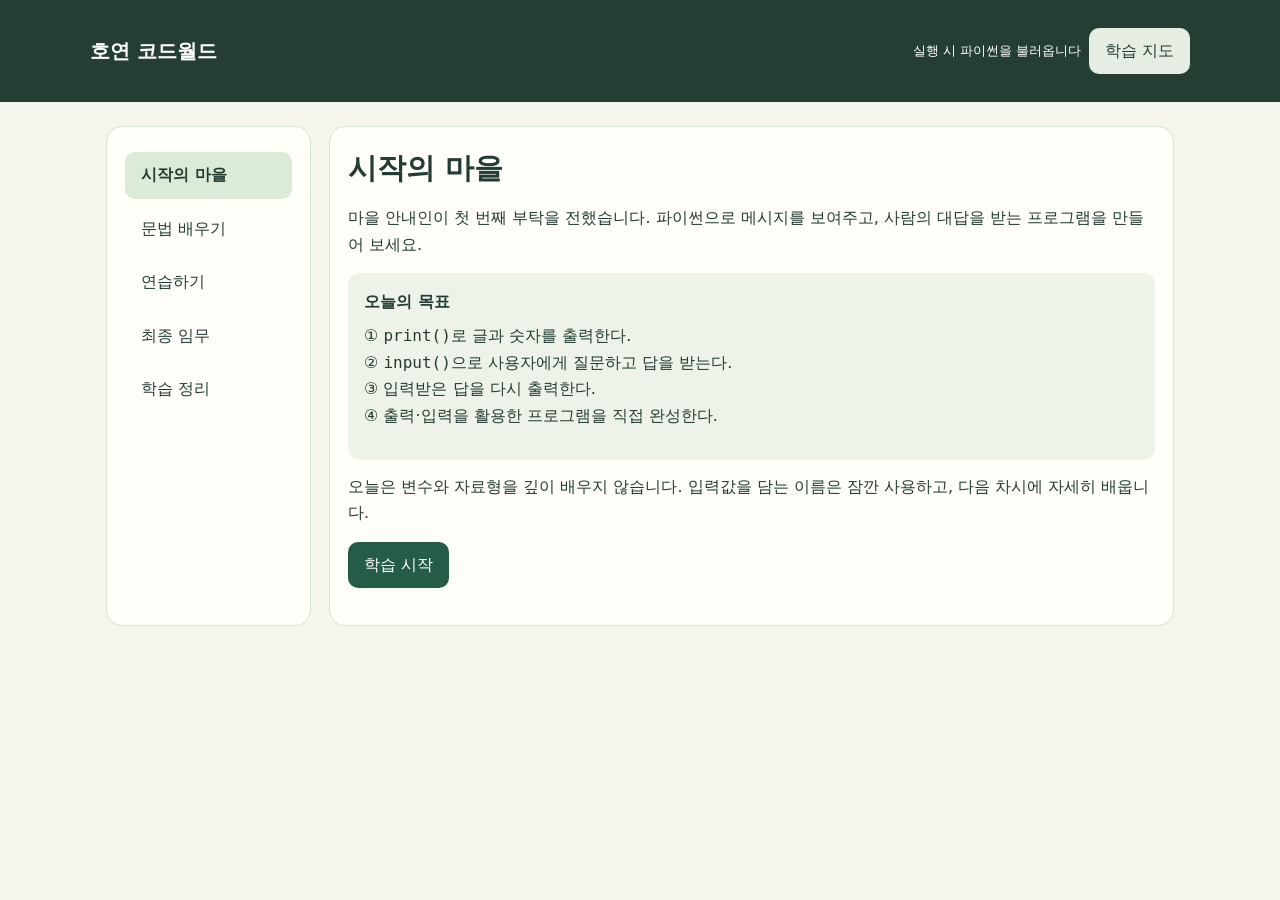
<file: site/lesson01/index.html>
<!doctype html><html lang="ko"><head><meta charset="utf-8"><meta name="viewport" content="width=device-width,initial-scale=1"><title>호연 코드월드 — 시작의 마을</title><style>
:root{--ink:#233d35;--muted:#61746a;--line:#d8e2d5;--bg:#f5f5ed;--card:#fffef9;--green:#245c48}*{box-sizing:border-box}body{margin:0;background:var(--bg);color:var(--ink);font:16px/1.65 system-ui,'Malgun Gothic',sans-serif}button,input,textarea{font:inherit}button{cursor:pointer;border:0;border-radius:10px;padding:10px 16px;background:var(--green);color:white}button.secondary{background:#e6eee3;color:var(--ink)}button:disabled{opacity:.5}header{background:#243e34;color:#fff;padding:16px max(20px,calc((100vw - 1100px)/2));display:flex;justify-content:space-between;align-items:center;gap:12px}header strong{font-size:20px}.layout{max-width:1100px;margin:24px auto;padding:0 16px;display:grid;grid-template-columns:205px minmax(0,1fr);gap:18px}nav,.panel{background:var(--card);border:1px solid var(--line);border-radius:16px;padding:18px}nav button{display:block;width:100%;text-align:left;margin:7px 0;background:transparent;color:var(--ink)}nav button.active{background:#dcead8;font-weight:bold}.panel{display:none;min-height:500px}.panel.active{display:block}h1{font-size:29px;margin:0 0 12px}h2{font-size:23px;margin:0 0 10px}h3{font-size:18px;margin:20px 0 8px}p{margin:8px 0 15px}.muted{color:var(--muted)}.box{background:#edf3e9;border-radius:12px;padding:16px;margin:14px 0}.row{display:flex;gap:8px;align-items:center;flex-wrap:wrap;margin:12px 0}.tabs{display:flex;gap:8px;flex-wrap:wrap;margin:16px 0}.tabs button{background:#e8eee5;color:var(--ink)}.tabs button.sel{background:var(--green);color:#fff}.editor{width:100%;height:205px;border:1px solid #b7c9ba;border-radius:12px;padding:16px;background:#192a26;color:#efffea;font:15px/1.65 Consolas,monospace;resize:vertical;tab-size:4}.output{white-space:pre-wrap;min-height:60px;background:#f0f2ed;border-radius:10px;padding:13px;font:14px/1.6 Consolas,monospace;overflow-wrap:anywhere}.code{white-space:pre-wrap;background:#233d35;color:#f1ffed;padding:15px;border-radius:10px;font:14px/1.6 Consolas,monospace}.task{border-left:4px solid #80a48b;padding:8px 15px;background:#f0f5eb;border-radius:4px}.modal{position:fixed;inset:0;background:#132b24bb;display:none;align-items:center;justify-content:center;padding:18px;z-index:10}.modal.show{display:flex}.dialog{background:#fffef9;border-radius:16px;padding:24px;max-width:650px;width:100%;max-height:90vh;overflow:auto}.dialog input{width:100%;padding:12px;border:1px solid #aebeb0;border-radius:9px;margin:8px 0}.choice{border:1px solid var(--line);padding:12px;border-radius:10px;cursor:pointer;margin:8px 0}.choice.sel{border:2px solid #317457;background:#eff6ea}small{color:var(--muted)}@media(max-width:700px){.layout{grid-template-columns:1fr;margin:12px auto}nav{display:flex;overflow:auto;padding:8px}nav button{min-width:max-content}header{padding:12px}h1{font-size:24px}}
.terminal{background:#e9eee8;padding:16px;border-radius:12px;white-space:pre-wrap;font:15px/1.75 Consolas,monospace;min-height:56px}.terminal .typed{color:#176b9b;font-weight:700}.terminal .prompt{color:#34574a}.status{padding:10px 14px;background:#edf5e8;border-radius:10px;margin:10px 0}.highlight{color:#0d6a8a;font-weight:800;background:#e4f4fa;border-radius:4px;padding:0 3px}.example{background:#f2f5ed;border:1px solid #d6e2d3;border-radius:12px;padding:14px;margin:15px 0}.example h3{margin:0 0 8px}.note{color:#586f63;font-size:14px}.target{background:#eaf2ea;border-radius:12px;padding:14px;margin:12px 0}.target h3{margin-top:0}.terminal .typed:after{content:"  ← 입력한 값";font:11px system-ui;color:#668396}#missionOutput,#learnOutput,#practiceOutput{min-height:72px}textarea.editor{height:215px}.error{color:#9a3028;font-weight:600}.choice.sel{background:#e7f2e7} .chip{display:inline-block;background:#e4eee1;padding:2px 9px;border-radius:7px;margin:3px;font-size:13px}@media(max-width:700px){.terminal{font-size:13px}} </style></head><body>
<header><strong>호연 코드월드</strong><div class="row"><span id="runtime" style="font-size:13px">파이썬 실행 준비</span><button class="secondary" onclick="openGuide()">학습 지도</button></div></header>
<div class="layout"><nav id="nav"><button data-page="home" class="active">시작의 마을</button><button data-page="learn">문법 배우기</button><button data-page="practice">연습하기</button><button data-page="mission">최종 임무</button><button data-page="review">학습 정리</button></nav><main>
<section id="home" class="panel active"><h1>시작의 마을</h1><p>마을 안내인이 첫 번째 부탁을 전했습니다. 파이썬으로 메시지를 보여주고, 사람의 대답을 받는 프로그램을 만들어 보세요.</p><div class="box"><b>오늘의 목표</b><p>① <code>print()</code>로 글과 숫자를 출력한다.<br>② <code>input()</code>으로 사용자에게 질문하고 답을 받는다.<br>③ 입력받은 답을 다시 출력한다.<br>④ 출력·입력을 활용한 프로그램을 직접 완성한다.</p></div><p>오늘은 변수와 자료형을 깊이 배우지 않습니다. 입력값을 담는 이름은 잠깐 사용하고, 다음 차시에 자세히 배웁니다.</p><button onclick="go('learn')">학습 시작</button></section>
<section id="learn" class="panel"><h2>문법 배우기</h2><div id="lessonTabs" class="tabs"></div><div id="lessonText"></div><h3>직접 실행해 보기</h3><textarea id="learnCode" class="editor" spellcheck="false"></textarea><div class="row"><button onclick="runArea('learn')">실행</button><button class="secondary" onclick="resetArea('learn')">예제 되돌리기</button></div><h3>출력 화면</h3><div id="learnOutput" class="output">실행 결과가 여기에 표시됩니다.</div></section>
<section id="practice" class="panel"><h2>단계별 연습</h2><p class="muted">결과를 예상하고, 빈칸을 채우고, 오류를 수정한 다음 직접 작성해 보세요.</p><div id="practiceTabs" class="tabs"></div><div id="practiceText" class="task"></div><textarea id="practiceCode" class="editor" spellcheck="false"></textarea><div class="row"><button onclick="runArea('practice')">실행하고 확인</button><button class="secondary" onclick="showHint('practice')">도움말</button><button class="secondary" onclick="resetArea('practice')">다시 시작</button></div><div id="practiceFeedback" class="box" style="display:none"></div><div id="practiceHint" class="box" style="display:none"></div><h3>출력 화면</h3><div id="practiceOutput" class="output">실행 결과가 여기에 표시됩니다.</div></section>
<section id="mission" class="panel"><h2>최종 임무</h2><p>세 가지 중 하나를 선택해 실제로 작동하는 프로그램을 완성하세요.</p><div id="missionChoices"></div><div id="targetExample"></div><h3>난이도</h3><div id="difficultyTabs" class="tabs"></div><div id="missionText" class="task"></div><h3>코드 작성</h3><textarea id="missionCode" class="editor" spellcheck="false"></textarea><div class="row"><button onclick="runArea('mission')">실행</button><button onclick="checkMission()">자동 검사</button><button class="secondary" onclick="showHint('mission')">도움말</button><button class="secondary" onclick="resetArea('mission')">다시 시작</button></div><div id="missionFeedback" class="box" style="display:none"></div><div id="missionHint" class="box" style="display:none"></div><h3>출력 화면</h3><div id="missionOutput" class="output">직접 실행한 뒤 자동 검사를 진행하세요.</div><div class="row"><button id="submit" disabled onclick="submitMission()">최종 제출</button><span id="submitStatus"></span></div></section>
<section id="review" class="panel"><h2>학습 정리</h2><div id="reviewText"></div><div class="box"><b>핵심 표현</b><div class="code">print("안녕하세요!")&#10;name = input("이름을 입력하세요: ")&#10;print("반가워요,", name)</div></div><p>오늘은 출력과 입력을 배웠습니다. 다음 차시에는 입력한 내용을 저장하는 변수와 자료형을 배웁니다.</p><button onclick="go('mission')">최종 임무로 돌아가기</button></section>
</main></div>
<div id="inputModal" class="modal" role="dialog" aria-modal="true"><div class="dialog"><h2>프로그램 입력</h2><p id="inputDescription">프로그램이 입력을 기다리고 있습니다.</p><label id="inputLabel" for="inputValue">입력값</label><input id="inputValue" autocomplete="off"><div class="row"><button id="inputConfirm">입력하고 계속</button><button class="secondary" id="inputCancel">실행 취소</button></div><small>입력값은 실행 중인 프로그램에 전달됩니다.</small></div></div>
<div id="guideModal" class="modal" role="dialog" aria-modal="true"><div class="dialog"><div class="row" style="justify-content:space-between"><h2>오늘의 학습 지도</h2><button class="secondary" onclick="closeGuide()">닫기</button></div><div id="guideText"></div></div></div>
<script>
const $=id=>document.getElementById(id);
const lessons=[
{title:'출력하기',desc:'<span class="highlight">print()</span>는 화면에 내용을 보여주는 명령입니다.<br><b>문자</b>는 <span class="highlight">큰따옴표(" ") 또는 작은따옴표(&#39; &#39;)</span>로 감싸고, <b>숫자</b>는 따옴표 없이 출력해요.',code:'print("안녕하세요!")\nprint(100)',tip:'글을 따옴표로 감싸지 않으면 이름으로 인식해 오류가 날 수 있어요.'},
{title:'여러 값 출력하기',desc:'쉼표 <span class="highlight">,</span>로 구분하면 여러 값을 출력하며 <b>공백</b>이 생겨요.<br>문자열 사이에 <span class="highlight">+</span>를 쓰면 <b>공백 없이 연결</b>돼요.',code:'print("안녕", "친구")\nprint("안녕" + "친구")\nprint("레벨:", 3)',tip:'문자열과 숫자를 +로 바로 연결하면 오류가 나요. 이번 시간에는 문자끼리만 +로 연결해요.'},
{title:'입력받기',desc:'<span class="highlight">input()</span>은 질문을 보여주고 답을 받는 명령이에요. 입력한 내용을 나중에 사용하려면 이름에 잠깐 담아 둡니다.',code:'name = input("이름: ")\nprint("안녕,", name)',tip:'name은 입력한 답을 기억하는 이름이에요. 변수는 다음 시간에 자세히 배워요.'},
{title:'입력값 활용하기',desc:'<span class="highlight">input()</span>으로 받은 값을 <span class="highlight">print()</span>에서 사용할 수 있어요. 질문을 두 번 하면 서로 다른 답을 받을 수도 있죠.',code:'name = input("이름: ")\njob = input("직업: ")\nprint(name + "님, 환영합니다!")\nprint("직업:", job)',tip:'입력창에 답을 입력하면 출력 화면에서 질문·입력값·출력 결과를 구분해 볼 수 있어요.'}
];
const practices=[
{title:'출력 확인하기',desc:'예제를 실행하여 <b>문자</b>와 <b>숫자</b>가 어떻게 출력되는지 살펴보세요.',code:'print("시작의 마을")\nprint(100)',tests:[{inputs:[],output:'시작의 마을\n100'}],hint:['문자는 따옴표로 감싸고 숫자는 따옴표 없이 쓸 수 있어요.'],observe:true},
{title:'쉼표와 더하기 비교',desc:'예제를 실행하여 <b>쉼표(,)</b>와 <b>더하기(+)</b>의 공백 차이를 살펴보세요.',code:'print("안녕", "친구")\nprint("안녕" + "친구")',tests:[{inputs:[],output:'안녕 친구\n안녕친구'}],hint:['쉼표는 공백을 넣지만 문자열 +는 공백 없이 이어 붙여요.'],observe:true},
{title:'따옴표 오류 찾기',desc:'코드에서 <b>따옴표 오류</b>를 수정해 「마을에 도착했습니다!」를 출력하세요.',code:'print("마을에 도착했습니다!)',tests:[{inputs:[],output:'마을에 도착했습니다!'}],hint:['글의 시작과 끝에 같은 종류의 따옴표가 필요해요.']},
{title:'출력 코드 완성하기',desc:'「안녕하세요, 모험가님!」이 정확하게 출력되도록 빈칸을 채워 보세요.',code:'print(           )',tests:[{inputs:[],output:'안녕하세요, 모험가님!'}],hint:['print() 안에 출력할 문장을 따옴표로 감싸서 넣어 보세요.']},
{title:'이름 오류 수정하기',desc:'입력한 이름으로 「반가워요, 하늘」처럼 출력되도록 <b>잘못된 이름</b>을 수정하세요.',code:'name = input("이름: ")\nprint("반가워요,", nmae)',tests:[{inputs:['하늘'],output:'반가워요, 하늘'},{inputs:['바다'],output:'반가워요, 바다'}],hint:['입력받은 값을 저장한 이름과 출력할 때 사용한 이름의 철자를 비교해 보세요.']},
{title:'입력 코드 완성하기',desc:'이름을 입력받아 「하늘님, 환영합니다!」처럼 출력하도록 코드를 완성하세요.',code:'name = input("이름: ")\n# 아래에 출력 코드를 작성하세요',tests:[{inputs:['하늘'],output:'하늘님, 환영합니다!'},{inputs:['바다'],output:'바다님, 환영합니다!'}],hint:['문자열 +를 사용하면 이름 뒤에 "님, 환영합니다!"를 붙일 수 있어요.']},
{title:'직접 작성 ①',desc:'처음부터 작성해 보세요. <b>이름을 입력</b>받아 「안녕, 하늘」처럼 출력하는 프로그램을 만드세요.',code:'',tests:[{inputs:['하늘'],output:'안녕, 하늘'},{inputs:['바다'],output:'안녕, 바다'}],hint:['먼저 name = input("이름: ")으로 입력받고 print()를 작성해 보세요.']},
{title:'직접 작성 ②',desc:'처음부터 작성해 보세요. <b>이름과 좋아하는 동물</b>을 입력받아 「하늘 / 고양이」처럼 출력하는 프로그램을 만드세요.',code:'',tests:[{inputs:['하늘','고양이'],output:'하늘 / 고양이'},{inputs:['바다','토끼'],output:'바다 / 토끼'}],hint:['input()을 두 번 쓰고, print(name, "/", animal)과 같은 형태를 생각해 보세요.']}
];
const missionThemes=[
{title:'모험가 등록소',fields:[['이름','모험가 이름: '],['직업','희망 직업: '],['출신','출신 마을: '],['무기','좋아하는 무기: '],['목표','모험 목표: ']],samples:[['하늘','마법사','호연 마을','지팡이','마왕 물리치기'],['바다','궁수','푸른 숲','활','보물 찾기']],heading:['=== 모험가 등록증 ===','=== 모험가 등록증 ===','========== 모험가 신분증 =========='],footer:'등록이 완료되었습니다!'},
{title:'마을 안내소',fields:[['이름','방문자 이름: '],['목적지','가고 싶은 곳: '],['이동 수단','이동 수단: '],['동행인','함께 가는 사람: '],['방문 이유','방문 이유: ']],samples:[['하늘','마법 상점','마차','가온','마법 도구 구입'],['바다','도서관','도보','나래','책 읽기']],heading:['=== 마을 안내 ===','=== 마을 안내 ===','========== 여행 안내서 =========='],footer:'즐거운 여행 되세요!'},
{title:'마법 편지',fields:[['보내는 사람','보내는 사람: '],['받는 사람','받는 사람: '],['전할 말','전할 말: '],['보내는 장소','보내는 장소: '],['전달 방법','전달 방법: ']],samples:[['가온','하늘','힘내!','호연 마을','전서구'],['나래','바다','반가워!','푸른 숲','마법 우편']],heading:['=== 마법 편지 ===','=== 마법 편지 ===','========== 마법 우편 =========='],footer:'편지가 완성되었습니다!'}
];
const levels=[
{label:'새싹',n:2,lines:3,description:'연습 8번에서 한 단계 더! 입력 두 가지를 활용해 간단한 등록증·안내문·편지를 완성해요.'},
{label:'숙련',n:3,lines:5,description:'입력 세 가지를 받아 더 자세한 결과물을 작성해요.'},
{label:'전설',n:5,lines:9,description:'입력 다섯 가지를 활용하고 형식까지 갖춘 완성된 결과물을 작성해요.'}
];
function expected(theme,level,values){const fields=theme.fields,rows=[theme.heading[level]];for(let i=0;i<levels[level].n;i++)rows.push(fields[i][0]+': '+values[i]);if(level>=1){rows.push('--------------------');rows.push(values[0]+'님, 환영합니다!')}if(level===2){rows.push('모험 기록을 시작합니다.');rows.push('====================')}rows.push(theme.footer);return rows.join('\n')}
function makeMission(theme,level){let n=levels[level].n;return {tests:theme.samples.map(s=>({inputs:s.slice(0,n),output:expected(theme,level,s)})),code:level===0?`print("${theme.heading[0]}")\n# 입력받고 결과를 완성하세요`:''}}
const escapeHtml=s=>String(s).replace(/[&<>"']/g,c=>({'&':'&amp;','<':'&lt;','>':'&gt;',"\"":'&quot;',"'":'&#39;'}[c]));
let li=0,pi=0,mi=0,diff=0,hintCount={practice:0,mission:0},passed=false,busy=false;
let saved={};try{saved=JSON.parse(localStorage.getItem('hoyeon_l1_v3_drafts')||'{}')}catch{}
function save(){try{localStorage.setItem('hoyeon_l1_v3_drafts',JSON.stringify(saved))}catch{}}
function go(page){document.querySelectorAll('.panel').forEach(x=>x.classList.toggle('active',x.id===page));document.querySelectorAll('nav button').forEach(x=>x.classList.toggle('active',x.dataset.page===page));if(page==='review')renderReview();window.scrollTo(0,0)}
document.querySelectorAll('nav button').forEach(x=>x.onclick=()=>go(x.dataset.page));
function renderLesson(){$('lessonTabs').innerHTML=lessons.map((l,i)=>`<button class="${i===li?'sel':''}" onclick="li=${i};renderLesson()">${i+1}. ${l.title}</button>`).join('');let l=lessons[li];$('lessonText').innerHTML=`<p>${l.desc}</p><div class="box"><b>기억하세요</b><p>${l.tip}</p></div>`;$('learnCode').value=saved['l'+li]??l.code;clearOutput('learn')}
function renderPractice(){$('practiceTabs').innerHTML=practices.map((p,i)=>`<button class="${i===pi?'sel':''}" onclick="pi=${i};renderPractice()">${i+1}번${localStorage.getItem('hoyeon_l1_p'+i)==='1'?' ✓':''}</button>`).join('');let p=practices[pi];$('practiceText').innerHTML=`<b>${p.title}</b><p>${p.desc}</p>`;$('practiceCode').value=saved['p'+pi]??p.code;clearOutput('practice');$('practiceHint').style.display='none';$('practiceFeedback').style.display='none';hintCount.practice=0}
function renderMission(){const t=missionThemes[mi],lv=levels[diff],m=makeMission(t,diff);$('missionChoices').innerHTML=missionThemes.map((m,i)=>`<div class="choice ${mi===i?'sel':''}" onclick="mi=${i};passed=false;renderMission()"><b>${m.title}</b><br><small>${m.fields[0][0]} 등을 입력받아 결과물을 만드는 프로그램</small></div>`).join('');$('difficultyTabs').innerHTML=levels.map((x,i)=>`<button class="${diff===i?'sel':''}" onclick="diff=${i};passed=false;renderMission()">${x.label}</button>`).join('');$('missionText').innerHTML=`<b>${t.title} · ${lv.label}</b><p>${lv.description}</p><p>입력 ${lv.n}개를 받고, 아래 <b>완성 프로그램 실행 예시</b>와 같은 순서와 형식으로 출력하세요.</p>`;const ex=m.tests[0];let rows=t.fields.slice(0,lv.n).map((f,i)=>`<div><span class="prompt">${escapeHtml(f[1])}</span><span class="typed">${escapeHtml(ex.inputs[i])}</span></div>`).join('');$('targetExample').innerHTML=`<div class="target"><h3>완성 프로그램 실행 예시</h3><div class="terminal">${rows}<div style="height:8px"></div>${escapeHtml(ex.output)}</div><p class="note">파란색은 사용자가 입력한 값입니다. 아래 출력 형식까지 구현하세요.</p></div>`;$('missionCode').value=saved[`m${mi}_${diff}`]??m.code;clearOutput('mission');$('missionHint').style.display='none';$('missionFeedback').style.display='none';hintCount.mission=0;passed=false;$('submit').disabled=true;$('submitStatus').textContent=''}
function clearOutput(area){$(area+'Output').innerHTML='<span class="note">코드를 실행하면 여기에 표시됩니다.</span>'}
function store(area){let key=area==='learn'?'l'+li:area==='practice'?'p'+pi:`m${mi}_${diff}`;saved[key]=$(area+'Code').value;save();if(area==='mission'){passed=false;$('submit').disabled=true;$('missionFeedback').style.display='none'}}
['learn','practice','mission'].forEach(a=>$(a+'Code').addEventListener('input',()=>store(a)));
function resetArea(area){let code=area==='learn'?lessons[li].code:area==='practice'?practices[pi].code:makeMission(missionThemes[mi],diff).code;$(area+'Code').value=code;store(area);clearOutput(area)}
function showHint(area){let hints=area==='practice'?practices[pi].hint:['출력 예시에서 필요한 input()의 개수와 출력 줄 수를 세어 보세요.','입력값을 각각 다른 이름에 담고, print()로 예시와 같은 순서로 출력해 보세요.','입력받은 값을 문자열과 함께 출력할 때는 쉼표 또는 문자열 +를 활용하세요.'];let i=Math.min(hintCount[area],hints.length-1);$(area+'Hint').style.display='block';$(area+'Hint').textContent=`도움말 ${i+1}: ${hints[i]}`;hintCount[area]++}
function openGuide(){$('guideText').innerHTML=lessons.map((l,i)=>`<h3>${i+1}. ${l.title}</h3><p>${l.desc}</p><div class="code">${escapeHtml(l.code)}</div><p class="note">${l.tip}</p>`).join('');$('guideModal').classList.add('show')}
function closeGuide(){$('guideModal').classList.remove('show')}
function renderReview(){$('reviewText').innerHTML=`<p>연습 완료: ${practices.filter((_,i)=>localStorage.getItem('hoyeon_l1_p'+i)==='1').length}/8</p><p>최종 임무: ${escapeHtml(localStorage.getItem('hoyeon_l1_submitted')||'아직 제출하지 않았어요.')}</p>`}
const workerCode="let py;\nasync function init(){if(py)return;importScripts('https://cdn.jsdelivr.net/pyodide/v0.27.7/full/pyodide.js');py=await loadPyodide()}\nself.onmessage=async e=>{\ntry{\n await init();\n const events=[];\n py.setStdout({batched:s=>events.push({type:'output',text:s+'\\n'})});\n py.setStderr({batched:s=>events.push({type:'output',text:s+'\\n'})});\n let vals=[...e.data.inputs],index=0;\n py.globals.set('_lesson_take_input', (prompt)=>{\n  if(index>=vals.length)throw Error('EOFError: 입력값이 부족합니다.');\n  const value=String(vals[index++]);events.push({type:'input',prompt:String(prompt),value});return value;\n });\n await py.runPythonAsync(`import builtins\ndef _lesson_input(prompt=''):\n    return _lesson_take_input(str(prompt))\nbuiltins.input = _lesson_input\n`+'\\n'+e.data.code);\n self.postMessage({ok:true,events,output:events.filter(x=>x.type==='output').map(x=>x.text).join('').trimEnd()});\n}catch(err){self.postMessage({ok:false,error:String(err).slice(0,1500)})}\n};";
function execute(code,inputs,timeout=22000){return new Promise(resolve=>{let url=URL.createObjectURL(new Blob([workerCode],{type:'text/javascript'})),w=new Worker(url);URL.revokeObjectURL(url);let done=false,timer=setTimeout(()=>finish({ok:false,error:'실행 시간이 초과되었습니다. 반복 실행 여부를 확인하세요.'}),timeout);function finish(r){if(done)return;done=true;clearTimeout(timer);w.terminate();resolve(r)}w.onmessage=e=>finish(e.data);w.onerror=()=>finish({ok:false,error:'파이썬 실행 환경을 불러오지 못했습니다. 인터넷 연결을 확인하세요.'});w.postMessage({code,inputs})})}
function getPrompts(code){let out=[];let re=/\binput\s*\(\s*(['"])((?:\\.|(?!\1)[^\\])*)\1\s*\)/g;let m;while((m=re.exec(code))!==null)out.push(m[2]);return out}
function countInputs(code){return (code.match(/\binput\s*\(/g)||[]).length}
function collectInputs(code){let count=Math.min(countInputs(code),12),prompts=getPrompts(code);if(!count)return Promise.resolve([]);return new Promise((resolve,reject)=>{let arr=[],idx=0,modal=$('inputModal'),val=$('inputValue');modal.classList.add('show');function step(){$('inputDescription').textContent=`${count}개 입력 중 ${idx+1}번째`;$('inputLabel').textContent=prompts[idx]||`${idx+1}번째 입력값`;val.value='';val.focus()}function cleanup(){modal.classList.remove('show');$('inputConfirm').onclick=null;$('inputCancel').onclick=null;val.onkeydown=null}$('inputConfirm').onclick=()=>{arr.push(val.value);idx++;if(idx===count){cleanup();resolve(arr)}else step()};$('inputCancel').onclick=()=>{cleanup();reject(Error('입력을 취소했습니다.'))};val.onkeydown=e=>{if(e.key==='Enter')$('inputConfirm').click()};step()})}
function renderEvents(events){if(!events||!events.length)return '<span class="note">출력된 내용이 없습니다.</span>';return events.map(e=>e.type==='input'?`<div><span class="prompt">${escapeHtml(e.prompt)}</span><span class="typed">${escapeHtml(e.value)}</span></div>`:`<span>${escapeHtml(e.text)}</span>`).join('')}
function normalize(s){return s.replace(/\r\n/g,'\n').trimEnd()}
function explainError(s){if(/SyntaxError/.test(s))return '문법 오류가 있어요. 따옴표와 괄호가 짝을 이루는지 확인하세요.';if(/NameError/.test(s))return '사용한 이름을 찾지 못했어요. 철자를 확인하세요.';if(/EOFError/.test(s))return '입력값이 부족해요. input() 개수를 확인하세요.';return '코드를 다시 확인해 주세요. '+s.split('\n').slice(-1)[0]}
function setFeedback(area,msg,ok){let el=$(area+'Feedback');el.style.display='block';el.innerHTML=`<b>${ok?'✓':'!'}</b> ${escapeHtml(msg)}`}
function setBusy(value) {
  busy = value;
  document.querySelectorAll('button[onclick^="runArea("], button[onclick="checkMission()"]')
    .forEach(button => { button.disabled = value; });
}

function notifyRpg(type, index) {
  if (window.parent !== window) {
    window.parent.postMessage({source:'hoyeon-lesson01', type, index}, window.location.origin);
  }
}

async function runArea(area) {
  if (busy) return;
  const example = li, practice = pi;
  const code = $(area+'Code').value, out = $(area+'Output');
  const current = () => (area !== 'learn' || li === example) &&
    (area !== 'practice' || pi === practice) && $(area+'Code').value === code;
  setBusy(true);
  if (area === 'practice') $('practiceFeedback').style.display = 'none';
  out.innerHTML = '<span class="note">실행 중… 첫 실행은 파이썬을 불러오는 데 시간이 걸릴 수 있어요.</span>';
  try {
    const inputs = await collectInputs(code);
    const result = await execute(code, inputs);
    if (current()) {
      out.innerHTML = result.ok ? renderEvents(result.events)
        : `<span class="error">${escapeHtml(explainError(result.error||''))}</span>`;
    }
    if (area === 'learn' && result.ok) {
      const sample = lessons[example].code;
      if (code.trim() === sample.trim()) notifyRpg('example', example);
      else if (inputs.length === countInputs(sample)) {
        const expected = await execute(sample, inputs);
        if (expected.ok && normalize(result.output) === normalize(expected.output)) notifyRpg('example', example);
      }
    }
    if (area === 'practice' && result.ok) {
      let valid = true;
      for (const test of practices[practice].tests) {
        const checked = await execute(code, test.inputs);
        if (!checked.ok || normalize(checked.output) !== normalize(test.output)) {
          valid = false;
          break;
        }
      }
      if (valid) {
        localStorage.setItem('hoyeon_l1_p'+practice, '1');
        notifyRpg('practice', practice);
        renderPracticeTabsOnly();
      }
      if (current()) setFeedback('practice', valid ? '연습 통과! 다음 문제로 넘어가 보세요.'
        : '실행은 되었지만 목표 출력과 달라요. 다시 확인해 보세요.', valid);
    }
  } catch (error) {
    if (current()) out.innerHTML = `<span class="note">${escapeHtml(error.message)}</span>`;
  } finally {
    setBusy(false);
  }
}
function renderPracticeTabsOnly(){document.querySelectorAll('#practiceTabs button').forEach((b,i)=>b.textContent=(i+1)+'번'+(localStorage.getItem('hoyeon_l1_p'+i)==='1'?' ✓':''))}
let verifiedMission;
async function checkMission() {
  if (busy) return;
  setBusy(true);
  const code = $('missionCode').value, theme = mi, difficulty = diff;
  const mission = makeMission(missionThemes[theme], difficulty);
  passed = false;
  verifiedMission = undefined;
  $('submit').disabled = true;
  $('missionFeedback').style.display = 'none';
  $('missionOutput').innerHTML = '<span class="note">서로 다른 입력으로 검사하고 있어요…</span>';
  try {
    if (countInputs(code) < levels[difficulty].n) {
      setFeedback('mission', `input()이 ${levels[difficulty].n}번 필요해요.`, false);
      return;
    }
    let ok = true, first;
    for (const test of mission.tests) {
      const result = await execute(code, test.inputs);
      first ??= result;
      if (!result.ok || normalize(result.output) !== normalize(test.output)) {
        ok = false;
        break;
      }
    }
    if (theme !== mi || difficulty !== diff || code !== $('missionCode').value) {
      $('missionOutput').textContent = '검사 중 코드 또는 임무가 변경되었습니다. 다시 검사해 주세요.';
      return;
    }
    $('missionOutput').innerHTML = first?.ok ? renderEvents(first.events)
      : `<span class="error">${escapeHtml(explainError(first?.error||''))}</span>`;
    passed = ok;
    if (ok) verifiedMission = {theme, difficulty, code};
    $('submit').disabled = !ok;
    setFeedback('mission', ok ? '모든 기본 검사 통과! 최종 제출할 수 있어요.'
      : '예시의 출력 순서·문구·줄바꿈을 확인하세요. 다른 입력값으로도 검사합니다.', ok);
  } finally {
    setBusy(false);
  }
}
function submitMission() {
  if (!passed || busy || verifiedMission?.theme !== mi || verifiedMission.difficulty !== diff ||
      verifiedMission.code !== $('missionCode').value) return;
  const name = missionThemes[mi].title + ' · ' + levels[diff].label;
  localStorage.setItem('hoyeon_l1_submitted', name);
  localStorage.setItem('hoyeon_l1_final_code', verifiedMission.code);
  notifyRpg('mission', diff + 1);
  passed = false;
  $('submit').disabled = true;
  $('submitStatus').textContent = '제출 완료!';
  go('review');
}
renderLesson();renderPractice();renderMission();$('runtime').textContent='실행 시 파이썬을 불러옵니다';
</script></body></html>
</file>
